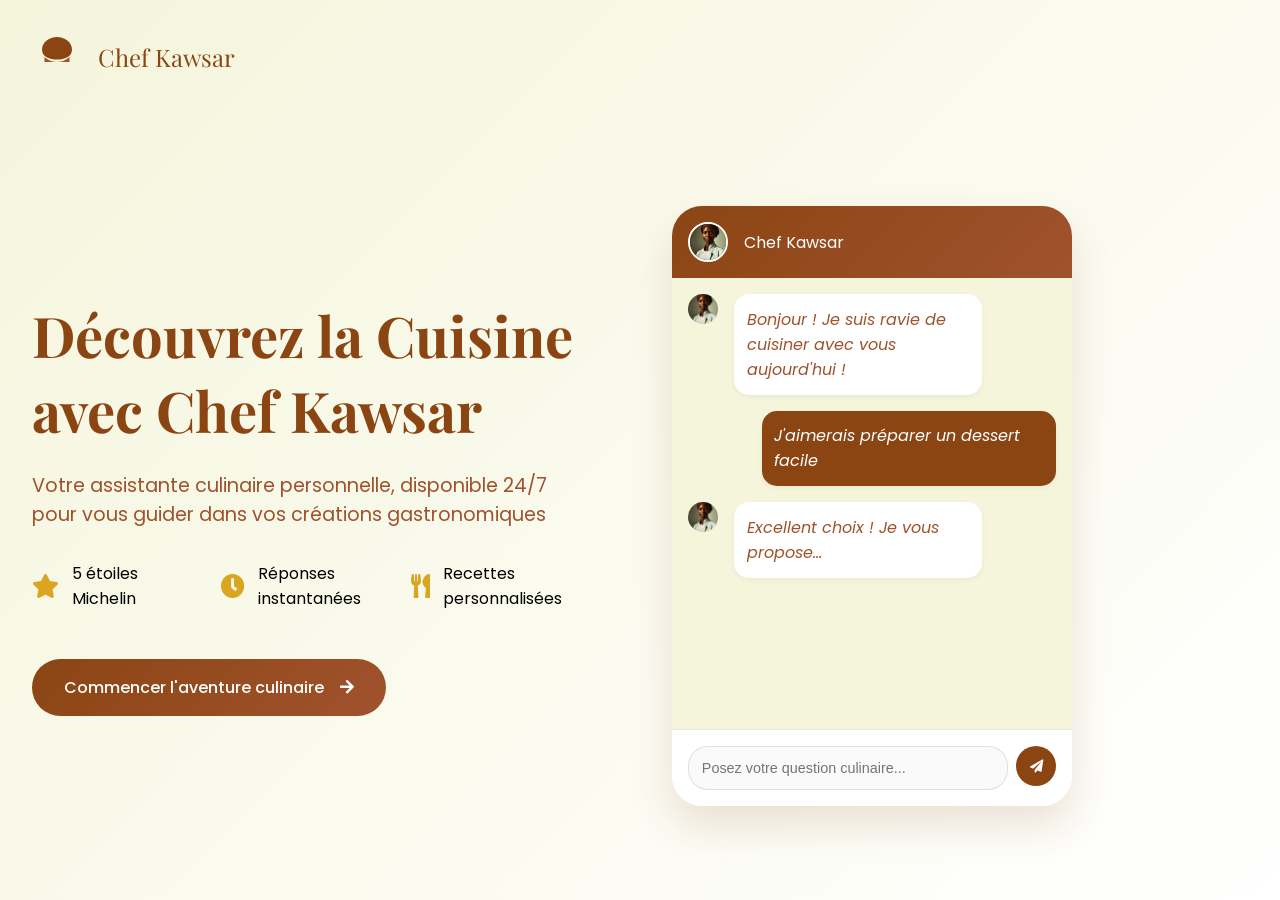
<file: index.html>
<!DOCTYPE html>
<html lang="fr">
<head>
    <meta charset="UTF-8">
    <meta name="viewport" content="width=device-width, initial-scale=1.0">
    <title>Chef Kawsar - Votre Chef Personnelle</title>
    <link rel="stylesheet" href="landing.css">
    <link rel="stylesheet" href="https://cdnjs.cloudflare.com/ajax/libs/font-awesome/5.15.4/css/all.min.css">
    <link href="https://fonts.googleapis.com/css2?family=Playfair+Display:wght@700&family=Poppins:wght@300;400;500;600&display=swap" rel="stylesheet">
</head>
<body>
    <div class="landing-container">
        <nav>
            <div class="logo">
                <svg class="chef-hat-logo" viewBox="0 0 100 100">
                    <path class="hat-top" d="M50 10C35 10 20 20 20 35C20 50 35 55 50 55C65 55 80 50 80 35C80 20 65 10 50 10Z" fill="#8B4513"/>
                    <path class="hat-base" d="M25 50V60H75V50C75 50 65 60 50 60C35 60 25 50 25 50Z" fill="#A0522D"/>
                </svg>
                <span>Chef Kawsar</span>
            </div>
        </nav>

        <main class="hero-section">
            <div class="hero-content">
                <h1 class="animate-title">Découvrez la Cuisine avec Chef Kawsar</h1>
                <p class="animate-text">Votre assistante culinaire personnelle, disponible 24/7 pour vous guider dans vos créations gastronomiques</p>
                <div class="features">
                    <div class="feature animate-feature">
                        <i class="fas fa-star"></i>
                        <span>5 étoiles Michelin</span>
                    </div>
                    <div class="feature animate-feature">
                        <i class="fas fa-clock"></i>
                        <span>Réponses instantanées</span>
                    </div>
                    <div class="feature animate-feature">
                        <i class="fas fa-utensils"></i>
                        <span>Recettes personnalisées</span>
                    </div>
                </div>
                <a href="app.html" class="cta-button animate-button">
                    Commencer l'aventure culinaire
                    <i class="fas fa-arrow-right"></i>
                </a>
            </div>

            <div class="hero-visual">
                <div class="app-preview floating">
                    <div class="app-frame">
                        <div class="app-header">
                            <div class="app-profile">
                                <img src="assets/chef-profile.jpg" alt="Chef Kawsar">
                                <span>Chef Kawsar</span>
                            </div>
                        </div>
                        <div class="app-messages">
                            <div class="preview-message bot">
                                <img src="assets/chef-profile.jpg" alt="Chef Kawsar">
                                <p>Bonjour ! Je suis ravie de cuisiner avec vous aujourd'hui !</p>
                            </div>
                            <div class="preview-message user">
                                <p>J'aimerais préparer un dessert facile</p>
                            </div>
                            <div class="preview-message bot">
                                <img src="assets/chef-profile.jpg" alt="Chef Kawsar">
                                <p>Excellent choix ! Je vous propose...</p>
                            </div>
                        </div>
                        <div class="app-input">
                            <input type="text" placeholder="Posez votre question culinaire..." disabled>
                            <button><i class="fas fa-paper-plane"></i></button>
                        </div>
                    </div>
                </div>
            </div>
        </main>
    </div>
</body>
</html>
</file>
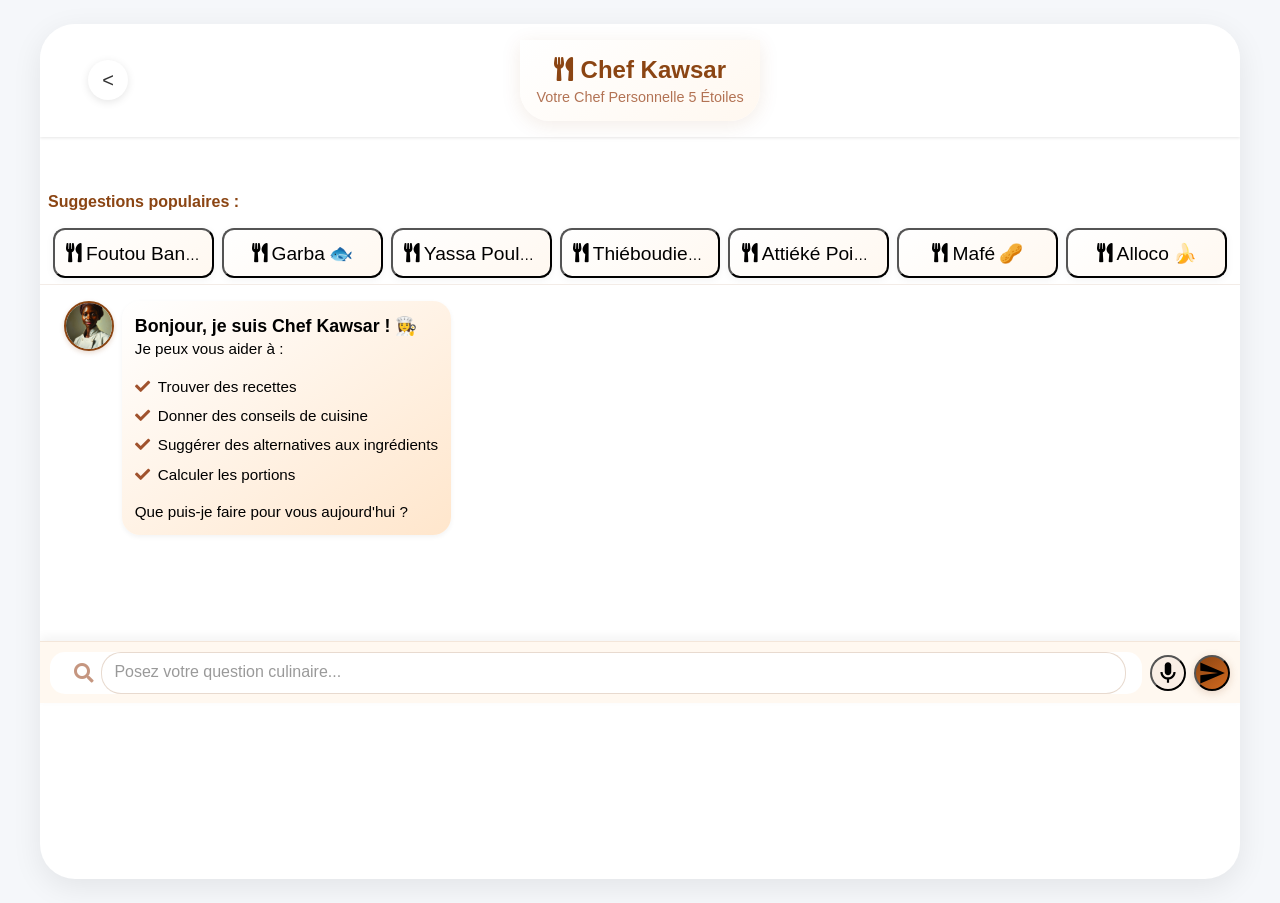
<file: app.html>
<!DOCTYPE html>
<html lang="fr">
<head>
    <meta charset="UTF-8">
    <meta name="viewport" content="width=device-width, initial-scale=1.0">
    <title>Chef Kawsar - Application</title>
    <link rel="stylesheet" href="styles.css">
    <link rel="stylesheet" href="https://cdnjs.cloudflare.com/ajax/libs/font-awesome/5.15.4/css/all.min.css">
</head>
<body>
    <div id="svg-icons" style="display: none;">
        <!-- Le contenu du fichier icons.html sera injecté ici -->
    </div>
    <div class="main-chat-container">
        <div class="container">
            <header>
                <div class="header-left">
                    <a href="index.html" class="back-button">
                        <span class="back-arrow">&lt;</span>
                    </a>
                </div>
                <div class="header-center">
                    <h1><i class="fas fa-utensils"></i> Chef Kawsar</h1>
                    <p>Votre Chef Personnelle 5 Étoiles</p>
                </div>
            </header>

            <main>
                <div class="chat-container">
                    <div class="chat-messages" id="chatMessages">
                        <div class="message bot">
                            <div class="bot-icon">
                                <img src="assets/chef-profile.jpg" alt="Chef Kawsar">
                            </div>
                            <div class="message-content">
                                <h3>Bonjour, je suis Chef Kawsar ! 👩‍🍳</h3>
                                <p>Je peux vous aider à :</p>
                                <ul>
                                    <li><i class="fas fa-check"></i> Trouver des recettes</li>
                                    <li><i class="fas fa-check"></i> Donner des conseils de cuisine</li>
                                    <li><i class="fas fa-check"></i> Suggérer des alternatives aux ingrédients</li>
                                    <li><i class="fas fa-check"></i> Calculer les portions</li>
                                </ul>
                                <p>Que puis-je faire pour vous aujourd'hui ?</p>
                            </div>
                        </div>
                    </div>

                    <div class="suggestions-container">
                        <h4>Suggestions populaires :</h4>
                        <div class="suggestions-grid">
                            <button class="suggestion-pill" data-query="recette facile dessert">
                                <i class="fas fa-cookie"></i> Desserts faciles
                            </button>
                            <button class="suggestion-pill" data-query="plat rapide">
                                <i class="fas fa-clock"></i> Plats rapides
                            </button>
                            <button class="suggestion-pill" data-query="recette healthy">
                                <i class="fas fa-carrot"></i> Cuisine healthy
                            </button>
                            <button class="suggestion-pill" data-query="cuisine française traditionnelle">
                                <i class="fas fa-utensils"></i> Cuisine française
                            </button>
                        </div>
                    </div>

                    <div class="chat-input">
                        <div class="input-wrapper">
                            <i class="fas fa-search search-icon"></i>
                            <input type="text" id="userInput" placeholder="Posez votre question culinaire...">
                        </div>
                        <button class="feature-btn" title="Commande vocale">
                            <svg class="icon"><use xlink:href="#icon-microphone"/></svg>
                        </button>
                        <button class="stop-generation">
                            <svg class="icon"><use xlink:href="#icon-stop"/></svg>
                        </button>
                        <button id="sendButton" class="send-btn pulse">
                            <svg class="icon"><use xlink:href="#icon-send"/></svg>
                        </button>
                    </div>
                </div>
            </main>
        </div>
    </div>
    <script src="config.js"></script>
    <script src="app.js"></script>
</body>
</html>
</file>
<file: landing.css>
:root {
    --primary-brown: #8B4513;
    --secondary-brown: #A0522D;
    --primary-beige: #F5F5DC;
    --secondary-beige: #FFE4C4;
    --accent-gold: #DAA520;
}

* {
    margin: 0;
    padding: 0;
    box-sizing: border-box;
}

body {
    font-family: 'Poppins', sans-serif;
    background: linear-gradient(135deg, var(--primary-beige), #FFF);
    min-height: 100vh;
}

.landing-container {
    max-width: 1400px;
    margin: 0 auto;
    padding: 2rem;
}

nav {
    display: flex;
    justify-content: space-between;
    align-items: center;
    margin-bottom: 4rem;
}

.logo img {
    height: 50px;
}

.hero-section {
    display: grid;
    grid-template-columns: 1fr 1fr;
    gap: 4rem;
    align-items: center;
    min-height: 80vh;
}

.hero-content {
    padding-right: 2rem;
}

.hero-content h1 {
    font-family: 'Playfair Display', serif;
    font-size: 3.5rem;
    color: var(--primary-brown);
    margin-bottom: 1.5rem;
    opacity: 0;
    transform: translateY(20px);
    animation: fadeInUp 0.8s forwards;
}

.hero-content p {
    font-size: 1.2rem;
    color: var(--secondary-brown);
    margin-bottom: 2rem;
    opacity: 0;
    transform: translateY(20px);
    animation: fadeInUp 0.8s 0.2s forwards;
}

.features {
    display: grid;
    grid-template-columns: repeat(3, 1fr);
    gap: 1.5rem;
    margin-bottom: 3rem;
}

.feature {
    display: flex;
    align-items: center;
    gap: 0.8rem;
    opacity: 0;
    transform: translateY(20px);
    animation: fadeInUp 0.8s 0.4s forwards;
}

.feature i {
    color: var(--accent-gold);
    font-size: 1.5rem;
}

.cta-button {
    display: inline-flex;
    align-items: center;
    gap: 1rem;
    background: linear-gradient(135deg, var(--primary-brown), var(--secondary-brown));
    color: white;
    padding: 1rem 2rem;
    border-radius: 50px;
    text-decoration: none;
    font-weight: 500;
    transition: all 0.3s ease;
    opacity: 0;
    transform: translateY(20px);
    animation: fadeInUp 0.8s 0.6s forwards;
}

.cta-button:hover {
    transform: translateY(-3px);
    box-shadow: 0 10px 20px rgba(139, 69, 19, 0.2);
}

.profile-container {
    position: relative;
    opacity: 0;
    animation: fadeIn 1s 0.8s forwards;
}

.floating {
    animation: floating 3s ease-in-out infinite;
}

.profile-frame {
    width: 400px;
    height: 400px;
    border-radius: 30px;
    overflow: hidden;
    box-shadow: 0 20px 40px rgba(139, 69, 19, 0.15);
    margin-bottom: 2rem;
}

.chef-image {
    width: 100%;
    height: 100%;
    object-fit: cover;
}

.chat-preview {
    background: white;
    padding: 1.5rem;
    border-radius: 20px;
    box-shadow: 0 10px 30px rgba(139, 69, 19, 0.1);
}

.preview-message {
    font-style: italic;
    color: var(--secondary-brown);
    margin-bottom: 1rem;
}

.preview-features {
    display: flex;
    gap: 1rem;
    font-size: 0.9rem;
    color: var(--accent-gold);
}

@keyframes fadeInUp {
    to {
        opacity: 1;
        transform: translateY(0);
    }
}

@keyframes fadeIn {
    to {
        opacity: 1;
    }
}

@keyframes floating {
    0%, 100% {
        transform: translateY(0);
    }
    50% {
        transform: translateY(-20px);
    }
}

@media (max-width: 1024px) {
    .hero-section {
        grid-template-columns: 1fr;
        text-align: center;
    }

    .hero-content {
        padding-right: 0;
    }

    .features {
        justify-content: center;
    }

    .profile-container {
        margin: 0 auto;
        max-width: 400px;
    }
}

@media (max-width: 768px) {
    .hero-content h1 {
        font-size: 2.5rem;
    }

    .profile-frame {
        width: 300px;
        height: 300px;
    }
}

.chef-hat-logo {
    width: 50px;
    height: 50px;
    margin-right: 1rem;
}

.logo {
    display: flex;
    align-items: center;
    font-family: 'Playfair Display', serif;
    font-size: 1.5rem;
    color: var(--primary-brown);
}

.hat-top, .hat-base {
    transition: all 0.3s ease;
}

.logo:hover .hat-top {
    transform: translateY(-3px);
}

.app-preview {
    width: 400px;
    height: 600px;
    background: white;
    border-radius: 30px;
    overflow: hidden;
    box-shadow: 0 20px 40px rgba(139, 69, 19, 0.15);
}

.app-frame {
    height: 100%;
    display: flex;
    flex-direction: column;
}

.app-header {
    padding: 1rem;
    background: linear-gradient(135deg, var(--primary-brown), var(--secondary-brown));
    color: white;
}

.app-profile {
    display: flex;
    align-items: center;
    gap: 1rem;
}

.app-profile img {
    width: 40px;
    height: 40px;
    border-radius: 50%;
    border: 2px solid white;
}

.app-messages {
    flex: 1;
    padding: 1rem;
    background: var(--primary-beige);
    overflow-y: auto;
}

.preview-message {
    display: flex;
    gap: 1rem;
    margin-bottom: 1rem;
    max-width: 80%;
}

.preview-message.bot img {
    width: 30px;
    height: 30px;
    border-radius: 50%;
}

.preview-message.user {
    margin-left: auto;
    flex-direction: row-reverse;
}

.preview-message p {
    padding: 0.8rem;
    border-radius: 15px;
    background: white;
    box-shadow: 0 2px 5px rgba(0,0,0,0.05);
}

.preview-message.user p {
    background: var(--primary-brown);
    color: white;
}

.app-input {
    padding: 1rem;
    display: flex;
    gap: 0.5rem;
    background: white;
    border-top: 1px solid rgba(0,0,0,0.1);
}

.app-input input {
    flex: 1;
    padding: 0.8rem;
    border: 1px solid rgba(0,0,0,0.1);
    border-radius: 20px;
    font-size: 0.9rem;
}

.app-input button {
    width: 40px;
    height: 40px;
    border-radius: 50%;
    border: none;
    background: var(--primary-brown);
    color: white;
    cursor: not-allowed;
}
</file>
<file: styles.css>
:root {
    --primary-brown: #8B4513;
    --secondary-brown: #A0522D;
    --primary-beige: #FFF8F0;
    --secondary-beige: #FFE6CC;
    --accent-color: #FF6B6B;
    --shadow-color: rgba(139, 69, 19, 0.15);
    --gradient-start: #8B4513;
    --gradient-end: #D2691E;
    --safe-area-inset-top: env(safe-area-inset-top, 0px);
    --safe-area-inset-bottom: env(safe-area-inset-bottom, 0px);
    --keyboard-height: 0px;
    --safe-area-bottom: env(safe-area-inset-bottom, 0px);
}

* {
    margin: 0;
    padding: 0;
    box-sizing: border-box;
    font-family: 'Segoe UI', Tahoma, Geneva, Verdana, sans-serif;
    -webkit-overflow-scrolling: touch;
}

body {
    background: #F5F7FA;
    margin: 0;
    padding: 0;
    min-height: 100vh;
    display: flex;
    justify-content: center;
    align-items: center;
    overflow: hidden;
}

@keyframes fadeIn {
    from {
        opacity: 0;
        transform: translateY(20px);
    }
    to {
        opacity: 1;
        transform: translateY(0);
    }
}

.main-chat-container {
    position: relative;
    width: 100%;
    max-width: 1200px;
    height: 95vh;
    background: #FFFFFF;
    border-radius: 35px;
    margin: 1.5rem;
    overflow: hidden;
    box-shadow: 0 8px 30px rgba(0, 0, 0, 0.08);
    display: flex;
    flex-direction: column;
}

.container {
    flex: 1;
    display: flex;
    flex-direction: column;
    overflow: hidden;
    height: 100%;
}

header {
    position: sticky;
    top: 0;
    background: rgba(255, 255, 255, 0.95);
    backdrop-filter: blur(10px);
    -webkit-backdrop-filter: blur(10px);
    z-index: 1000;
    padding: 1rem;
    display: flex;
    align-items: center;
    justify-content: center;
    box-shadow: 0 1px 3px rgba(0,0,0,0.1);
}

header h1 {
    font-size: clamp(1.2rem, 4vw, 1.8rem);
    margin: 0;
}

.chat-container {
    flex: 1;
    display: flex;
    flex-direction: column;
    position: relative;
    height: 100%;
    overflow: hidden;
    padding-bottom: 60px; /* Espace pour la zone de saisie */
}

/* Déplacer les suggestions en haut */
.suggestions-container {
    position: relative;
    order: -1; /* Place les suggestions tout en haut */
    max-height: 120px;
    overflow-y: auto;
    -webkit-overflow-scrolling: touch;
    background: rgba(255, 255, 255, 0.95);
    backdrop-filter: blur(5px);
    -webkit-backdrop-filter: blur(5px);
    margin: 0;
    padding: 0.8rem;
    border-bottom: 1px solid rgba(139, 69, 19, 0.1);
    z-index: 998;
}

.chat-messages {
    flex: 1;
    overflow-y: auto;
    padding: 1rem;
    padding-bottom: 80px; /* Espace pour la zone de saisie */
    scroll-behavior: smooth;
    -webkit-overflow-scrolling: touch;
}

.message {
    display: flex;
    align-items: flex-start;
    margin-bottom: 1rem;
    animation: slideIn 0.3s ease-out;
}

@keyframes slideIn {
    from {
        opacity: 0;
        transform: translateY(10px);
    }
    to {
        opacity: 1;
        transform: translateY(0);
    }
}

.message.user {
    flex-direction: row-reverse;
}

.bot-icon {
    min-width: 40px;
    min-height: 40px;
    width: clamp(40px, 8vw, 50px);
    height: clamp(40px, 8vw, 50px);
    border-radius: 50%;
    margin: 0 0.5rem;
    overflow: hidden;
    box-shadow: 0 2px 5px rgba(139, 69, 19, 0.2);
    border: 2px solid var(--primary-brown);
    flex-shrink: 0;
    display: flex;
    align-items: center;
    justify-content: center;
}

.bot-icon img {
    width: 100%;
    height: 100%;
    object-fit: cover;
    display: block;
}

.message-content {
    font-size: 0.95rem;
    line-height: 1.4;
    padding: 0.8rem;
    max-width: 85%;
    word-break: break-word;
    border-radius: 18px;
    box-shadow: 0 3px 15px rgba(0, 0, 0, 0.05);
    transition: all 0.3s cubic-bezier(0.4, 0, 0.2, 1);
    background: linear-gradient(145deg, #FFF, var(--secondary-beige));
    color: #000000;
}

.message.user .message-content {
    background: linear-gradient(145deg, var(--gradient-start), var(--gradient-end));
    box-shadow: 0 3px 15px rgba(139, 69, 19, 0.2);
    color: white;
}

.chat-input {
    position: fixed;
    bottom: 0;
    left: 0;
    right: 0;
    background: white;
    padding: 0.8rem;
    border-top: 1px solid rgba(0, 0, 0, 0.1);
    display: flex;
    gap: 0.8rem;
    align-items: center;
    z-index: 1000;
    box-shadow: 0 -4px 10px rgba(0, 0, 0, 0.05);
}

#userInput {
    flex: 1;
    min-height: 40px;
    max-height: 100px;
    border: 1px solid rgba(139, 69, 19, 0.2);
    background: white;
    padding: 0.8rem 1rem;
    border-radius: 20px;
    font-size: 1rem;
    line-height: 1.4;
    resize: none;
    overflow-y: auto;
    -webkit-appearance: none;
    transition: all 0.3s ease;
}

#userInput:focus {
    border-color: var(--primary-brown);
    box-shadow: 0 0 0 2px rgba(139, 69, 19, 0.1);
    outline: none;
}

#userInput::placeholder {
    color: rgba(0,0,0,0.4);
}

.send-btn {
    width: 40px;
    height: 40px;
    border-radius: 50%;
    background: linear-gradient(145deg, var(--gradient-start), var(--gradient-end));
    box-shadow: 0 2px 8px rgba(139, 69, 19, 0.2);
    display: flex;
    align-items: center;
    justify-content: center;
    transition: all 0.3s ease;
}

.send-btn:active {
    transform: scale(0.95);
    box-shadow: 0 1px 4px rgba(139, 69, 19, 0.2);
}

/* Media Queries pour le responsive */
@media (max-width: 768px) {
    .container {
        padding: 1rem;
    }

    header h1 {
        font-size: 2rem;
    }

    .message-content {
        max-width: 85%;
    }
}

@media (max-width: 480px) {
    body {
        font-size: 14px;
    }

    .chat-container {
        border-radius: 0;
        max-height: calc(100vh - 60px);
    }

    .chat-messages {
        padding: 0.5rem;
    }

    .message-content {
        font-size: 0.9rem;
        padding: 0.7rem;
        max-width: 85%;
        line-height: 1.4;
    }

    .bot-icon {
        width: 35px;
        height: 35px;
        min-width: 35px;
        min-height: 35px;
    }

    .suggestions-container {
        max-height: 120px;
        padding: 0.4rem;
    }

    .suggestion-pill {
        font-size: 0.85rem;
        padding: 0.5rem 0.8rem;
    }

    .chat-input {
        padding: 0.5rem;
    }

    #userInput {
        font-size: 14px;
        padding: 0.6rem 0.8rem;
    }

    .send-btn, .feature-btn {
        width: 38px;
        height: 38px;
    }
}

/* Correction du zoom sur mobile */
@media screen and (max-width: 480px) {
    meta[name="viewport"] {
        content: "width=device-width, initial-scale=1.0, maximum-scale=1.0, user-scalable=no";
    }
    
    html {
        -ms-text-size-adjust: 100%;
        -webkit-text-size-adjust: 100%;
    }
}

/* Ajustement pour les écrans très hauts */
@media screen and (min-height: 800px) {
    .chat-container {
        max-height: calc(100vh - 80px);
    }
}

/* Mode paysage */
@media screen and (orientation: landscape) and (max-height: 500px) {
    .header-center h1 {
        font-size: 1rem;
    }

    .chat-container {
        max-height: calc(100vh - 50px);
    }

    .suggestions-container {
        max-height: 80px;
    }
}

/* Ajouter ces nouveaux styles */
.suggestions-container h4 {
    color: var(--primary-brown);
    margin-bottom: 0.8rem;
    font-size: 1rem;
    font-weight: 600;
}

.suggestions-grid {
    display: grid;
    grid-template-columns: repeat(auto-fill, minmax(140px, 1fr));
    gap: 0.5rem;
    padding: 0.3rem;
}

.suggestion-pill {
    padding: 0.7rem;
    font-size: 0.9rem;
    white-space: nowrap;
    overflow: hidden;
    text-overflow: ellipsis;
    touch-action: manipulation;
    background: linear-gradient(145deg, #FFF, var(--primary-beige));
    border-radius: 12px;
    box-shadow: 0 2px 8px rgba(0, 0, 0, 0.05);
    transition: all 0.3s cubic-bezier(0.4, 0, 0.2, 1);
}

.suggestion-pill:hover {
    background: linear-gradient(145deg, var(--gradient-start), var(--gradient-end));
    transform: translateY(-2px);
    box-shadow: 0 4px 12px rgba(139, 69, 19, 0.2);
}

.suggestion-pill i {
    font-size: 1.2rem;
}

/* Styles pour les emojis dans les suggestions */
.suggestion-pill span {
    font-size: 1.2rem;
}

.input-wrapper {
    flex: 1;
    position: relative;
    display: flex;
    align-items: center;
    background: white;
    border-radius: 15px;
    padding: 0 1rem;
}

.input-wrapper:focus-within {
    box-shadow: 0 4px 15px rgba(139, 69, 19, 0.1);
}

.search-icon {
    color: var(--secondary-brown);
    opacity: 0.6;
    font-size: 1.2rem;
    padding: 0 0.5rem;
}

#userInput {
    background: transparent;
    padding: 1.2rem;
    font-size: 1.1rem;
    width: 100%;
}

.feature-btn {
    width: 40px;
    height: 40px;
    border-radius: 50%;
    background: rgba(139, 69, 19, 0.05);
    display: flex;
    align-items: center;
    justify-content: center;
    transition: all 0.3s ease;
}

.feature-btn:active {
    transform: scale(0.95);
    background: rgba(139, 69, 19, 0.1);
}

.feature-btn .icon {
    width: 40px;
    height: 40px;
}

.feature-btn:hover {
    background: rgba(139, 69, 19, 0.1);
    transform: scale(1.05);
}

.feature-btn.recording {
    color: #e74c3c;
    animation: pulseAndRotate 1.5s infinite;
    background: rgba(231, 76, 60, 0.1);
}

@keyframes pulseAndRotate {
    0% { transform: scale(1) rotate(0deg); background: rgba(139, 69, 19, 0.05); }
    50% { transform: scale(1.15) rotate(10deg); background: rgba(139, 69, 19, 0.1); }
    100% { transform: scale(1) rotate(0deg); background: rgba(139, 69, 19, 0.05); }
}

.send-btn {
    width: 40px;
    height: 40px;
    border-radius: 50%;
    background: linear-gradient(145deg, var(--gradient-start), var(--gradient-end));
    box-shadow: 0 2px 8px rgba(139, 69, 19, 0.2);
    display: flex;
    align-items: center;
    justify-content: center;
    transition: all 0.3s ease;
}

.send-btn:active {
    transform: scale(0.95);
    box-shadow: 0 1px 4px rgba(139, 69, 19, 0.2);
}

.pulse {
    animation: pulse 2s infinite;
}

@keyframes pulse {
    0% { transform: scale(1); }
    50% { transform: scale(1.05); }
    100% { transform: scale(1); }
}

/* Améliorer les messages existants */
.message-content {
    box-shadow: 0 2px 5px rgba(0,0,0,0.05);
    transition: transform 0.3s ease;
}

.message-content:hover {
    transform: translateY(-2px);
}

.message ul {
    margin: 1rem 0;
}

.message li {
    margin: 0.5rem 0;
    display: flex;
    align-items: center;
    gap: 0.5rem;
}

.message li i {
    color: var(--secondary-brown);
} 

/* Ajouter ces styles pour l'animation de réflexion */
.typing-indicator {
    display: flex;
    align-items: center;
    gap: 1rem;
    padding: 1rem;
}

.chef-thinking {
    display: flex;
    align-items: center;
    gap: 1rem;
}

.spinner {
    width: 40px;
    height: 40px;
    border: 4px solid var(--secondary-beige);
    border-top: 4px solid var(--primary-brown);
    border-radius: 50%;
    animation: spin 1s linear infinite;
}

.chef-icon-thinking img {
    animation: gentle-bounce 2s ease-in-out infinite;
}

@keyframes spin {
    0% { transform: rotate(0deg); }
    100% { transform: rotate(360deg); }
}

@keyframes gentle-bounce {
    0%, 100% { transform: translateY(0); }
    50% { transform: translateY(-5px); }
}

.utensils-animation {
    position: relative;
    width: 24px;
    height: 24px;
}

.utensil {
    position: absolute;
    top: 0;
    left: 0;
    animation: utensilsSpin 3s infinite;
}

.utensil:nth-child(2) {
    animation-delay: 0.5s;
}

@keyframes utensilsSpin {
    0% { transform: rotate(0deg) translateY(0); opacity: 1; }
    50% { transform: rotate(180deg) translateY(-4px); opacity: 0.7; }
    100% { transform: rotate(360deg) translateY(0); opacity: 1; }
} 

@keyframes messageAppear {
    to {
        opacity: 1;
        transform: translateY(0);
    }
} 

.header-left {
    position: absolute;
    left: 2rem;
    top: 50%;
    transform: translateY(-50%);
}

.back-button {
    display: flex;
    align-items: center;
    gap: 0.5rem;
    color: var(--primary-brown);
    text-decoration: none;
    font-weight: 500;
    padding: 0.5rem 1rem;
    border-radius: 20px;
    transition: all 0.3s ease;
}

.back-button:hover {
    background: rgba(139, 69, 19, 0.1);
}

.header-center {
    display: flex;
    flex-direction: column;
    align-items: center;
    justify-content: center;
    padding: 1rem;
    background: linear-gradient(145deg, #ffffff, var(--primary-beige));
    border-radius: 0 0 30px 30px;
    box-shadow: 0 4px 20px rgba(139, 69, 19, 0.1);
    animation: slideDown 0.5s ease-out;
    position: relative;
    z-index: 1000;
}

.header-center h1 {
    font-size: 1.5rem;
    color: var(--primary-brown);
    margin: 0;
    animation: fadeIn 0.6s ease-out;
}

.header-center p {
    color: var(--secondary-brown);
    font-size: 0.9rem;
    margin-top: 0.3rem;
    opacity: 0.8;
    animation: fadeIn 0.8s ease-out;
}

.back-button {
    position: absolute;
    left: 1rem;
    top: 50%;
    transform: translateY(-50%);
    display: flex;
    align-items: center;
    gap: 0.5rem;
    padding: 0.6rem 1rem;
    background: rgba(255, 255, 255, 0.9);
    border-radius: 20px;
    color: var(--primary-brown);
    font-weight: 500;
    box-shadow: 0 2px 10px rgba(139, 69, 19, 0.1);
    transition: all 0.3s ease;
    animation: slideInLeft 0.5s ease-out;
}

.back-button:hover {
    transform: translateY(-50%) scale(1.05);
    background: white;
    box-shadow: 0 4px 15px rgba(139, 69, 19, 0.15);
}

@keyframes slideDown {
    from {
        transform: translateY(-100%);
        opacity: 0;
    }
    to {
        transform: translateY(0);
        opacity: 1;
    }
}

@keyframes slideInLeft {
    from {
        transform: translate(-100%, -50%);
        opacity: 0;
    }
    to {
        transform: translate(0, -50%);
        opacity: 1;
    }
}

@keyframes fadeIn {
    from {
        opacity: 0;
        transform: translateY(-10px);
    }
    to {
        opacity: 1;
        transform: translateY(0);
    }
}

/* Ajuster le header pour le bouton retour */
header {
    position: relative;
    text-align: center;
    margin-bottom: 3rem;
    padding: 1rem 0;
}

@media (max-width: 768px) {
    .header-left {
        left: 1rem;
    }
    
    header h1 {
        font-size: 1.8rem;
    }
} 

/* Modifier les styles du bouton d'arrêt */
.stop-generation {
    position: static;
    width: 80px;
    height: 80px;
    background: #e74c3c;
    color: white;
    border: none;
    border-radius: 50%;
    cursor: pointer;
    display: none;
    align-items: center;
    justify-content: center;
    transform: scale(0);
    transition: all 0.3s ease;
    box-shadow: 0 4px 15px rgba(231, 76, 60, 0.2);
    margin-left: 1rem;
}

.stop-generation.visible {
    transform: scale(1);
}

.stop-generation:hover {
    background: #c0392b;
    transform: scale(1.05);
}

.stop-generation .icon {
    width: 35px;
    height: 35px;
}

/* Ajuster l'espacement des boutons */
.chat-input {
    display: flex;
    padding: 1rem;
    background-color: var(--primary-beige);
    gap: 1rem;
    align-items: center;
}

/* Ajouter ces styles pour les icônes SVG */
.icon {
    width: 24px;
    height: 24px;
    fill: currentColor;
}

.send-btn .icon {
    width: 28px;
    height: 28px;
}

.feature-btn .icon {
    width: 26px;
    height: 26px;
}

.stop-generation .icon {
    width: 20px;
    height: 20px;
} 

/* Ajouter ces media queries à la fin du fichier */

/* Tablettes et petits écrans */
@media (max-width: 1024px) {
    .container {
        padding: 1rem;
    }

    .chat-container {
        margin: 0 -1rem;
        border-radius: 0;
    }

    .feature-btn, .stop-generation {
        width: 70px;
        height: 70px;
    }

    .feature-btn .icon, .stop-generation .icon {
        width: 35px;
        height: 35px;
    }
}

/* Smartphones */
@media (max-width: 768px) {
    .header-left {
        left: 0.5rem;
    }

    .header-center h1 {
        font-size: 1.8rem;
        margin-left: 3rem;
    }

    .chat-messages {
        padding: 1rem;
    }

    .message-content {
        max-width: 85%;
        padding: 1rem;
    }

    .suggestions-grid {
        grid-template-columns: repeat(2, 1fr);
    }

    .chat-input {
        padding: 0.8rem;
        gap: 0.5rem;
    }

    .input-wrapper {
        padding: 0 0.8rem;
    }

    #userInput {
        padding: 0.8rem;
        font-size: 1rem;
    }

    .feature-btn, .stop-generation {
        width: 60px;
        height: 60px;
        margin-left: 0.5rem;
    }

    .feature-btn .icon, .stop-generation .icon {
        width: 30px;
        height: 30px;
    }

    .send-btn {
        width: 50px;
        height: 50px;
    }

    .send-btn .icon {
        width: 24px;
        height: 24px;
    }
}

/* Très petits écrans */
@media (max-width: 480px) {
    .header-center h1 {
        font-size: 1.5rem;
    }

    .header-center p {
        font-size: 0.9rem;
    }

    .suggestions-grid {
        grid-template-columns: 1fr;
    }

    .suggestion-pill {
        padding: 0.6rem 1rem;
        font-size: 0.9rem;
    }

    .message {
        margin-bottom: 0.8rem;
    }

    .bot-icon {
        width: 40px;
        height: 40px;
        margin: 0 0.5rem;
    }

    .feature-btn, .stop-generation {
        width: 50px;
        height: 50px;
    }

    .feature-btn .icon, .stop-generation .icon {
        width: 25px;
        height: 25px;
    }

    .chat-input {
        padding: 0.5rem;
    }

    .input-wrapper {
        padding: 0 0.5rem;
    }

    #userInput {
        padding: 0.6rem;
        font-size: 0.9rem;
    }
}

/* Pour les écrans très hauts (iPhone Pro Max, etc.) */
@media (min-height: 800px) {
    .chat-container {
        max-height: 80vh;
    }
}

/* Pour les écrans en mode paysage */
@media (orientation: landscape) and (max-height: 600px) {
    .header-center {
        margin-bottom: 1rem;
    }

    .header-center h1 {
        font-size: 1.5rem;
        margin-bottom: 0.2rem;
    }

    .chat-container {
        max-height: 70vh;
    }

    .suggestions-container {
        margin: 1rem 0;
    }

    .chat-messages {
        max-height: calc(70vh - 180px);
    }
}

/* Pour les grands écrans */
@media (min-width: 1440px) {
    .container {
        max-width: 1400px;
    }

    .chat-container {
        max-width: 1200px;
        margin: 0 auto;
    }
} 

/* Style de la scrollbar pour les suggestions */
.suggestions-container::-webkit-scrollbar {
    width: 5px;
}

.suggestions-container::-webkit-scrollbar-track {
    background: rgba(139, 69, 19, 0.1);
    border-radius: 5px;
}

.suggestions-container::-webkit-scrollbar-thumb {
    background: var(--primary-brown);
    border-radius: 5px;
}

/* Media queries pour le responsive */
@media (max-width: 768px) {
    .suggestions-container {
        max-height: 180px;
        margin: 0.6rem;
        padding: 0.6rem;
    }
    
    .suggestions-grid {
        grid-template-columns: repeat(auto-fill, minmax(130px, 1fr));
        gap: 0.6rem;
    }
    
    .suggestion-pill {
        padding: 0.6rem 0.8rem;
        font-size: 0.85rem;
    }
} 

/* Media queries pour le responsive */
@media (max-width: 768px) {
    .suggestions-grid {
        grid-template-columns: repeat(auto-fill, minmax(150px, 1fr));
        gap: 0.8rem;
    }
    
    .suggestion-pill {
        padding: 0.7rem 1rem;
        font-size: 0.9rem;
        gap: 0.6rem;
    }
}

@media (max-width: 480px) {
    .suggestions-grid {
        grid-template-columns: repeat(auto-fill, minmax(130px, 1fr));
        gap: 0.6rem;
    }
    
    .suggestion-pill {
        padding: 0.6rem 0.8rem;
        font-size: 0.85rem;
        gap: 0.5rem;
    }
} 

/* Adaptation automatique pour les très petits écrans */
@media (max-width: 360px) {
    .suggestions-grid {
        grid-template-columns: 1fr;
    }
    
    .chat-input {
        gap: 0.3rem;
    }
}

/* Adaptation automatique pour les écrans moyens */
@media (min-width: 768px) and (max-width: 1024px) {
    .suggestions-grid {
        grid-template-columns: repeat(auto-fill, minmax(160px, 1fr));
    }
}

/* Adaptation automatique pour les grands écrans */
@media (min-width: 1440px) {
    .suggestions-grid {
        grid-template-columns: repeat(auto-fill, minmax(200px, 1fr));
    }
} 

/* Très petits écrans */
@media (max-width: 320px) {
    .suggestions-grid {
        grid-template-columns: 1fr;
    }
    
    .message-content {
        font-size: 0.85rem;
        padding: 0.6rem;
    }
    
    .suggestion-pill {
        font-size: 0.8rem;
        padding: 0.4rem 0.6rem;
    }
}

/* Écrans moyens */
@media (min-width: 768px) and (max-width: 1024px) {
    .suggestions-grid {
        grid-template-columns: repeat(auto-fill, minmax(180px, 1fr));
    }
}

/* Grands écrans */
@media (min-width: 1440px) {
    .chat-container {
        max-width: 1200px;
        margin: 0 auto;
    }
    
    .suggestions-grid {
        grid-template-columns: repeat(auto-fill, minmax(200px, 1fr));
    }
}

/* Mode paysage sur mobile */
@media (max-height: 500px) and (orientation: landscape) {
    .chat-container {
        max-height: 85vh;
    }
    
    .suggestions-container {
        max-height: 120px;
    }
    
    .chat-messages {
        height: calc(100% - 50px);
    }
}

/* Support des écrans à haute densité */
@media (-webkit-min-device-pixel-ratio: 2), (min-resolution: 192dpi) {
    .message-content, .suggestion-pill {
        font-weight: 400;
    }
} 

/* Amélioration du défilement pour les longs messages */
.chat-messages:after {
    content: '';
    display: block;
    height: 20px; /* Espace supplémentaire en bas pour faciliter le défilement */
} 

/* Correction du z-index pour les boutons */
.feature-btn, .send-btn {
    position: relative;
    z-index: 2;
}

/* Amélioration de la visibilité des icônes */
.feature-btn .icon, .send-btn i {
    display: flex;
    align-items: center;
    justify-content: center;
} 

/* Ajustements pour le clavier mobile */
@media screen and (max-height: 450px) {
    .chat-messages {
        padding-bottom: 120px;
    }
}

/* Optimisation des entrées */
.chat-input {
    position: sticky;
    bottom: 0;
    left: 0;
    right: 0;
    background: var(--primary-beige);
    padding: 0.8rem;
    gap: 0.5rem;
    z-index: 1000;
    border-top: 1px solid rgba(139, 69, 19, 0.1);
}

#userInput {
    -webkit-appearance: none;
    border-radius: 20px;
    padding: 0.8rem 1rem;
    font-size: 16px;
    line-height: 1.3;
    background: white;
}

/* Optimisation des suggestions */
.suggestions-container {
    position: relative;
    max-height: 150px;
    overflow-y: auto;
    -webkit-overflow-scrolling: touch;
    background: rgba(255, 255, 255, 0.95);
    margin: 0;
    padding: 0.5rem;
    border-bottom: 1px solid rgba(139, 69, 19, 0.1);
}

.suggestions-grid {
    display: grid;
    grid-template-columns: repeat(auto-fill, minmax(140px, 1fr));
    gap: 0.5rem;
    padding: 0.3rem;
}

.suggestion-pill {
    padding: 0.7rem;
    font-size: 0.9rem;
    white-space: nowrap;
    overflow: hidden;
    text-overflow: ellipsis;
    touch-action: manipulation;
}

/* Optimisation des messages */
.message {
    max-width: 100%;
    margin-bottom: 1rem;
}

.message-content {
    font-size: 0.95rem;
    line-height: 1.4;
    padding: 0.8rem;
    max-width: 85%;
    word-break: break-word;
}

/* Correction du défilement iOS */
* {
    -webkit-overflow-scrolling: touch;
}

/* Désactiver les sélections de texte non désirées */
.suggestion-pill, .send-btn, .feature-btn {
    -webkit-touch-callout: none;
    -webkit-user-select: none;
    user-select: none;
}

/* Amélioration de la réactivité des boutons */
.send-btn, .feature-btn {
    width: 45px;
    height: 45px;
    touch-action: manipulation;
}

/* Animation plus fluide pour le défilement */
.chat-messages {
    scroll-behavior: smooth;
    will-change: scroll-position;
}

/* Correction du z-index et des superpositions */
.chat-input {
    z-index: 1000;
    position: sticky;
    bottom: 0;
}

.suggestions-container {
    z-index: 999;
    position: relative;
} 

/* Styles spécifiques pour iOS */
@supports (-webkit-touch-callout: none) {
    .container {
        padding-top: max(20px, var(--safe-area-inset-top));
        padding-bottom: max(20px, var(--safe-area-inset-bottom));
    }
}

/* Désactiver le pull-to-refresh */
body {
    overscroll-behavior-y: contain;
} 

/* Ajustements pour le mode paysage */
@media (orientation: landscape) {
    .suggestions-container {
        max-height: 100px;
    }
    
    .chat-messages {
        padding-bottom: 70px;
    }
}

/* Ajustements pour les petits écrans */
@media (max-width: 480px) {
    .suggestions-container {
        max-height: 110px;
        padding: 0.5rem;
    }
    
    .chat-input {
        padding: 0.8rem;
    }
} 

/* Gestion du clavier */
@keyframes slideInKeyboard {
    from { transform: translateY(100%); }
    to { transform: translateY(0); }
}

/* Ajustements iOS */
@supports (-webkit-touch-callout: none) {
    .chat-input {
        padding-bottom: calc(0.8rem + var(--safe-area-bottom));
    }
    
    .chat-container {
        padding-bottom: calc(60px + var(--keyboard-height) + var(--safe-area-bottom));
    }
}

/* Ajustements pour le mode paysage */
@media (orientation: landscape) {
    .chat-input {
        padding: 0.6rem;
    }
    
    #userInput {
        min-height: 36px;
        padding: 0.6rem 0.8rem;
    }
    
    .feature-btn, .send-btn {
        width: 36px;
        height: 36px;
    }
}

/* Animation de l'indicateur vocal */
.voice-indicator {
    display: flex;
    align-items: center;
    gap: 2px;
}

.voice-bar {
    width: 3px;
    height: 15px;
    background: var(--primary-brown);
    border-radius: 3px;
    animation: voiceWave 1s ease-in-out infinite;
}

.voice-bar:nth-child(2) { animation-delay: 0.2s; }
.voice-bar:nth-child(3) { animation-delay: 0.4s; }
.voice-bar:nth-child(4) { animation-delay: 0.6s; }

@keyframes voiceWave {
    0%, 100% { height: 15px; }
    50% { height: 25px; }
} 

/* Ajustements pour mobile */
@media (max-width: 768px) {
    .main-chat-container {
        max-width: 100%;
        height: 95vh;
        margin: 0.5rem;
        border-radius: 20px;
    }

    .header-center h1 {
        font-size: 1.3rem;
    }

    .header-center p {
        font-size: 0.8rem;
    }

    .message-content {
        font-size: 0.9rem;
        padding: 0.7rem;
        max-width: 80%;
    }

    .bot-icon {
        width: 32px;
        height: 32px;
        min-width: 32px;
    }

    .suggestions-container {
        max-height: 100px;
        padding: 0.4rem;
    }

    .suggestion-pill {
        font-size: 0.8rem;
        padding: 0.5rem 0.8rem;
    }

    #userInput {
        font-size: 0.9rem;
        padding: 0.6rem 0.8rem;
        min-height: 36px;
    }

    .send-btn, .feature-btn {
        width: 36px;
        height: 36px;
    }

    .chat-input {
        padding: 0.5rem;
        gap: 0.4rem;
    }
}

/* Ajustements pour très petits écrans */
@media (max-width: 320px) {
    .main-chat-container {
        margin: 0.3rem;
        height: 97vh;
        border-radius: 15px;
    }

    .header-center h1 {
        font-size: 1.1rem;
    }

    .message-content {
        font-size: 0.85rem;
        padding: 0.6rem;
    }

    .suggestion-pill {
        font-size: 0.75rem;
        padding: 0.4rem 0.6rem;
    }

    #userInput {
        font-size: 0.85rem;
        padding: 0.5rem 0.7rem;
    }
}

/* Ajustements pour le mode paysage sur mobile */
@media (orientation: landscape) and (max-height: 600px) {
    .main-chat-container {
        height: 96vh;
        margin: 0.4rem;
    }

    .suggestions-container {
        max-height: 80px;
    }

    .chat-messages {
        padding-bottom: 60px;
    }
}

/* Support pour les grands écrans */
@media (min-width: 1600px) {
    .main-chat-container {
        max-width: 1400px;
    }
} 

@media (max-width: 768px) {
    body {
        overflow: hidden;
        height: 100vh;
        position: fixed;
        width: 100%;
    }

    .main-chat-container {
        height: 100vh;
        margin: 0;
        border-radius: 0;
    }

    .chat-messages {
        -webkit-overflow-scrolling: touch;
        padding-bottom: 80px;
    }

    .chat-input {
        position: fixed;
        bottom: 0;
        left: 0;
        right: 0;
        background: white;
        margin: 0;
        border-radius: 20px 20px 0 0;
        padding: 0.8rem 1rem;
        z-index: 1000;
    }
} 

/* Support pour iOS */
@supports (-webkit-touch-callout: none) {
    .chat-input {
        padding-bottom: calc(0.8rem + env(safe-area-inset-bottom));
    }
} 

.back-button {
    display: flex;
    align-items: center;
    justify-content: center;
    width: 40px;
    height: 40px;
    border-radius: 50%;
    background: white;
    box-shadow: 0 2px 8px rgba(0, 0, 0, 0.1);
    transition: all 0.3s ease;
    text-decoration: none;
}

.back-arrow {
    color: #333;
    font-size: 20px;
    font-weight: 300;
    line-height: 1;
}

.back-button:hover {
    transform: translateX(-3px);
    box-shadow: 0 4px 12px rgba(0, 0, 0, 0.15);
}

@media (max-width: 768px) {
    .back-button {
        width: 36px;
        height: 36px;
    }
    
    .back-arrow {
        font-size: 18px;
    }
}
</file>
